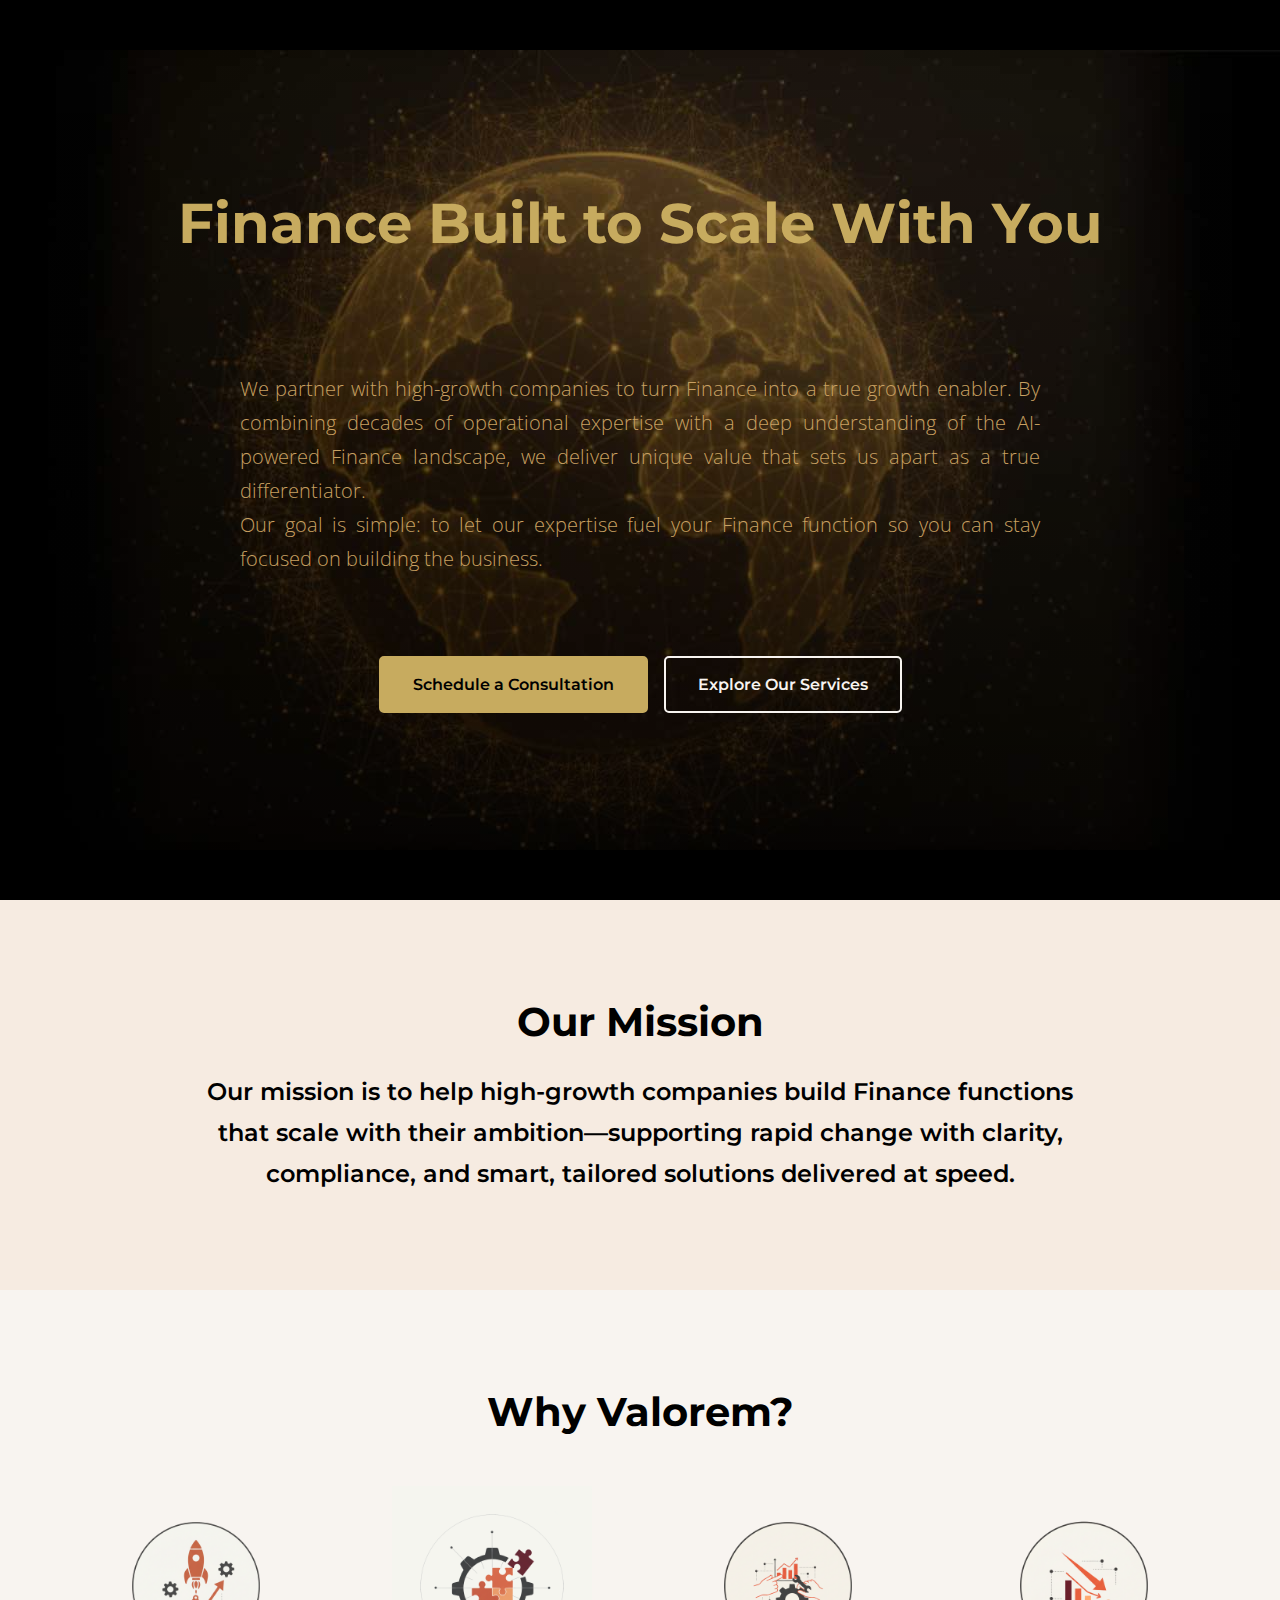
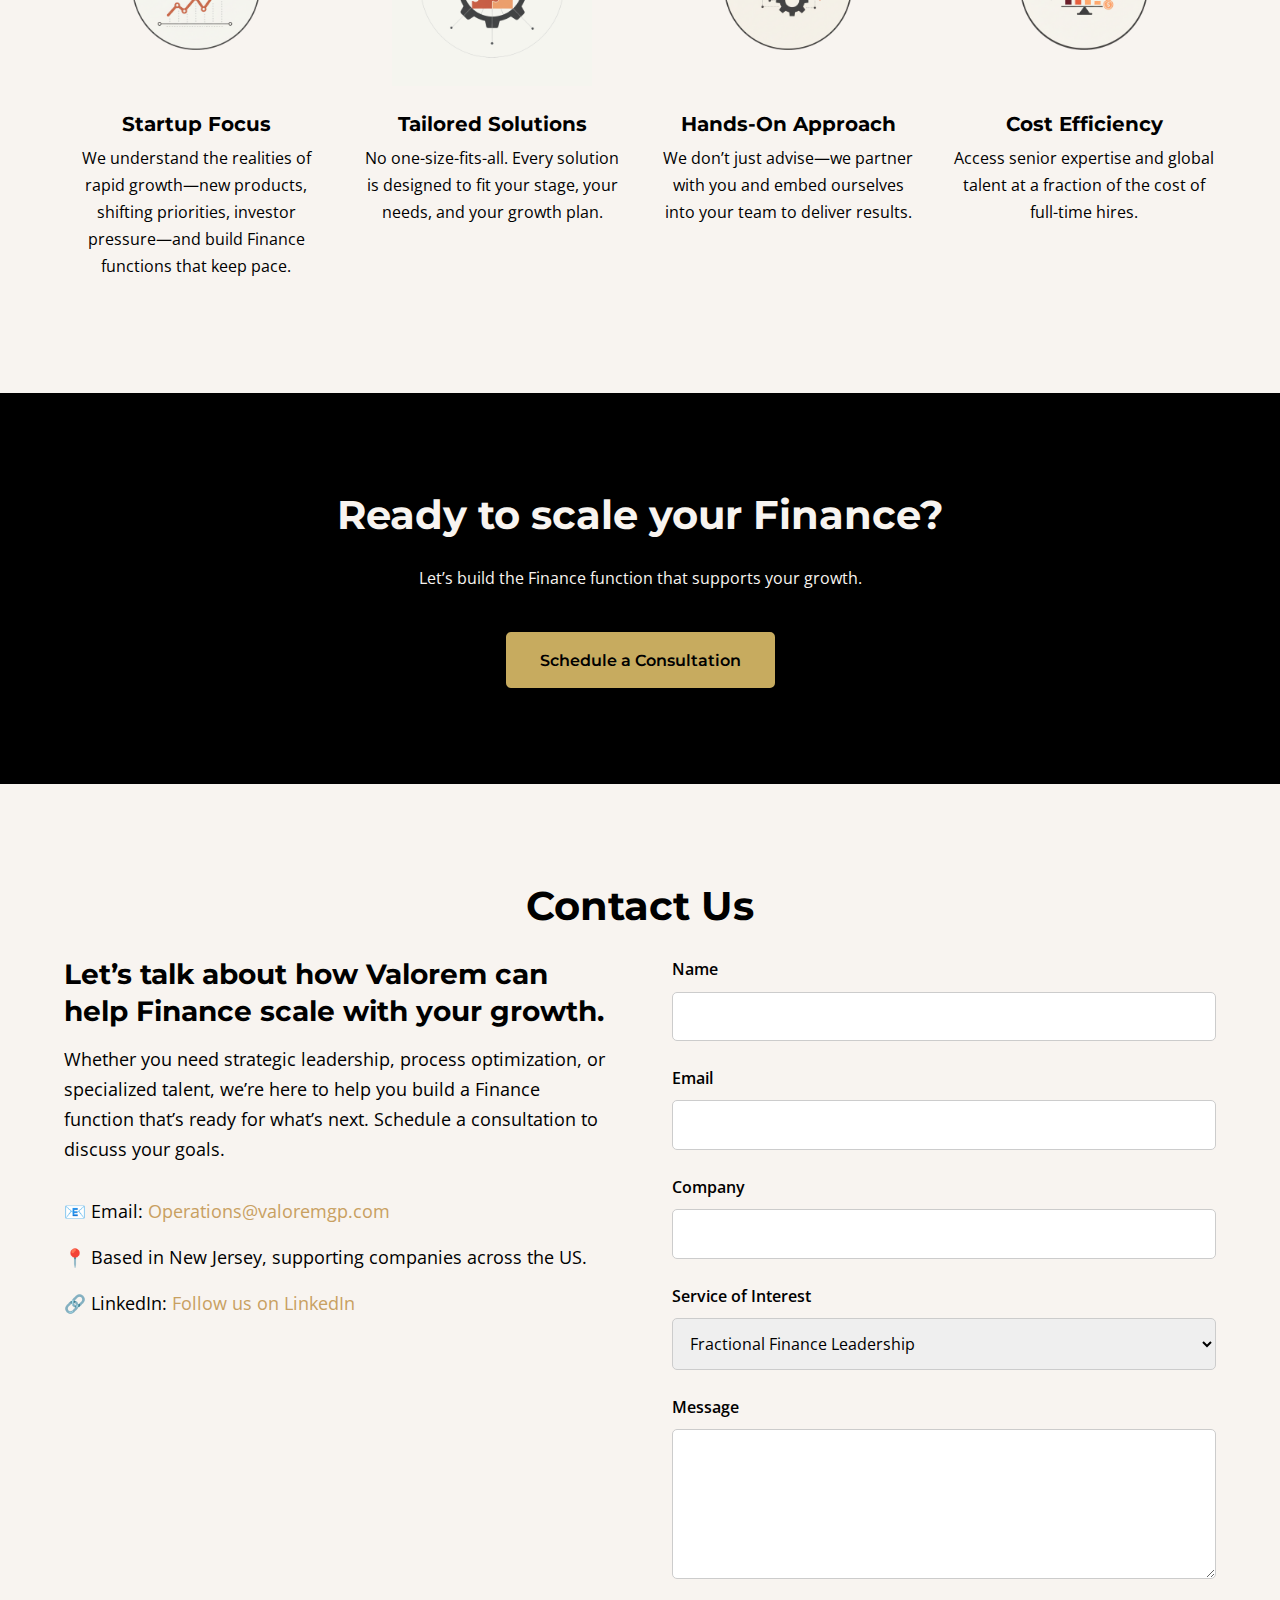
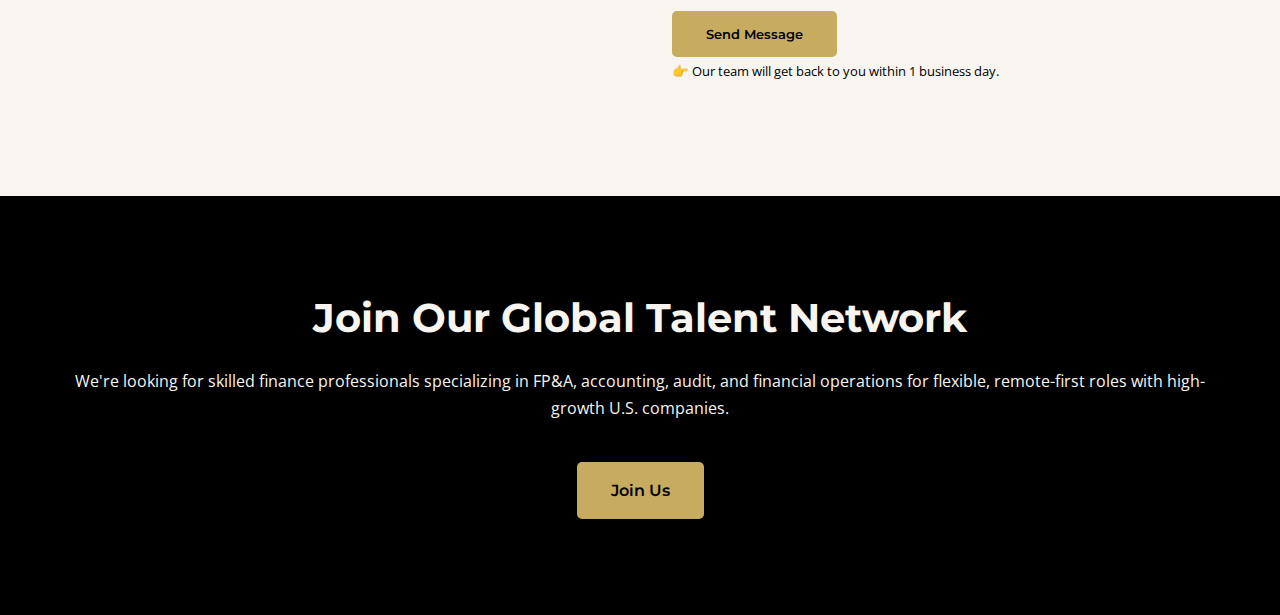
<file: index.html>
<!DOCTYPE html>
<html lang="en">

<head>
    <meta charset="UTF-8">
    <meta name="viewport" content="width=device-width, initial-scale=1.0">
    <title>Valorem | Expertise, Not Expenses</title>
    <link rel="icon" href="assets/favicon.png" type="image/png">
    <link rel="stylesheet" href="css/style.css">
</head>

<body>

    <!-- 1. Global Header -->
    <div id="main-header-placeholder"></div>

    <main>
        <!-- 1. Hero Section -->
        <section class="hero">
            <div class="hero-content">
                <h1>Finance Built to Scale With You</h1>
                <p>We partner with high-growth companies to turn Finance into a true growth enabler. By combining decades of operational expertise with a deep understanding of the AI-powered Finance landscape, we deliver unique value that sets us apart as a true differentiator.
                <br>Our goal is simple: to let our expertise fuel your Finance function so you can stay focused on building the business.</p>
                <div class="cta-buttons">
                    <a href="#contact" class="btn btn-primary">Schedule a Consultation</a>
                    <a href="#services" class="btn btn-secondary">Explore Our Services</a>
                </div>
            </div>
        </section>

        <!-- 3. Our Mission Section -->
        <section class="mission-section">
            <div class="container">
                <h2 class="text-center">Our Mission</h2>
                <blockquote>Our mission is to help high-growth companies build Finance functions that scale with their
                    ambition—supporting rapid change with clarity, compliance, and smart, tailored solutions delivered
                    at speed.</blockquote>
            </div>
        </section>

        <!-- 4. Why Valorem? Section -->
        <section id="why-valorem" class="why-valorem-section">
            <div class="container text-center">
                <h2>Why Valorem?</h2>
                <div class="why-valorem-grid">
                    <div class="why-valorem-item">
                        <img src="assets/startup_focus.png" alt="Startup Focus" class="why-valorem-icon">
                        <h4>Startup Focus</h4>
                        <p>We understand the realities of rapid growth—new products, shifting priorities, investor
                            pressure—and build Finance functions that keep pace.</p>
                    </div>
                    <div class="why-valorem-item">
                        <img src="assets/tailored_solutions.png" alt="Tailored Solutions" class="why-valorem-icon">
                        <h4>Tailored Solutions</h4>
                        <p>No one-size-fits-all. Every solution is designed to fit your stage, your needs, and your
                            growth plan.</p>
                    </div>
                    <div class="why-valorem-item">
                        <img src="assets/hands_on_approach.png" alt="Hands-On Approach" class="why-valorem-icon">
                        <h4>Hands-On Approach</h4>
                        <p>We don’t just advise—we partner with you and embed ourselves into your team to deliver
                            results.</p>
                    </div>
                    <div class="why-valorem-item">
                        <img src="assets/cost_efficiency.png" alt="Cost Efficiency" class="why-valorem-icon">
                        <h4>Cost Efficiency</h4>
                        <p>Access senior expertise and global talent at a fraction of the cost of full-time hires.</p>
                    </div>
                </div>
            </div>
        </section>

        <!-- 7. Final CTA Section -->
        <section class="final-cta-section">
            <div class="container">
                <h2>Ready to scale your Finance?</h2>
                <p>Let’s build the Finance function that supports your growth.</p>
                <a href="#contact" class="btn btn-primary">Schedule a Consultation</a>
            </div>
        </section>

        <!-- 8. Contact Us Section -->
        <section id="contact" class="contact-section">
            <div class="container">
                <h2 class="text-center">Contact Us</h2>
                <div class="contact-content">
                    <div class="contact-info">
                        <h3>Let’s talk about how Valorem can help Finance scale with your growth.</h3>
                        <p>Whether you need strategic leadership, process optimization, or specialized talent, we’re
                            here to help you build a Finance function that’s ready for what’s next. Schedule a
                            consultation to discuss your goals.</p>
                        <ul>
                            <li>📧 Email: <a href="mailto:Operations@valoremgp.com">Operations@valoremgp.com</a></li>
                            <li>📍 Based in New Jersey, supporting companies across the US.</li>
                            <li>🔗 LinkedIn: <a href="#" target="_blank">Follow us on LinkedIn</a></li>
                        </ul>
                    </div>
                    <div class="contact-form">
                        <form action="#">
                            <div class="form-group">
                                <label for="name">Name</label>
                                <input type="text" id="name" class="form-control" required>
                            </div>
                            <div class="form-group">
                                <label for="email">Email</label>
                                <input type="email" id="email" class="form-control" required>
                            </div>
                            <div class="form-group">
                                <label for="company">Company</label>
                                <input type="text" id="company" class="form-control">
                            </div>
                            <div class="form-group">
                                <label for="service">Service of Interest</label>
                                <select id="service" class="form-control">
                                    <option>Fractional Finance Leadership</option>
                                    <option>Finance Optimization</option>
                                    <option>Technical Accounting</option>
                                    <option>Nearshore Specialists</option>
                                    <option>Other</option>
                                </select>
                            </div>
                            <div class="form-group">
                                <label for="message">Message</label>
                                <textarea id="message" class="form-control"></textarea>
                            </div>
                            <button type="submit" class="btn btn-primary">Send Message</button>
                            <p><small>👉 Our team will get back to you within 1 business day.</small></p>
                        </form>
                    </div>
                </div>
            </div>
        </section>
        <!-- 7. Final CTA Section -->
        <section class="final-cta-section">
            <div class="container">
                <h2>Join Our Global Talent Network</h2>
                <p>We're looking for skilled finance professionals specializing in FP&A, accounting, audit, and financial operations for flexible, remote-first roles with high-growth U.S. companies.</p>
                <a href="talent.html" class="btn btn-primary">Join Us</a>
            </div>
        </section>
    </main>

    <!-- Global Footer -->
    <div id="main-footer-placeholder"></div>

    <script src="js/script.js"></script>
</body>

</html>
</file>
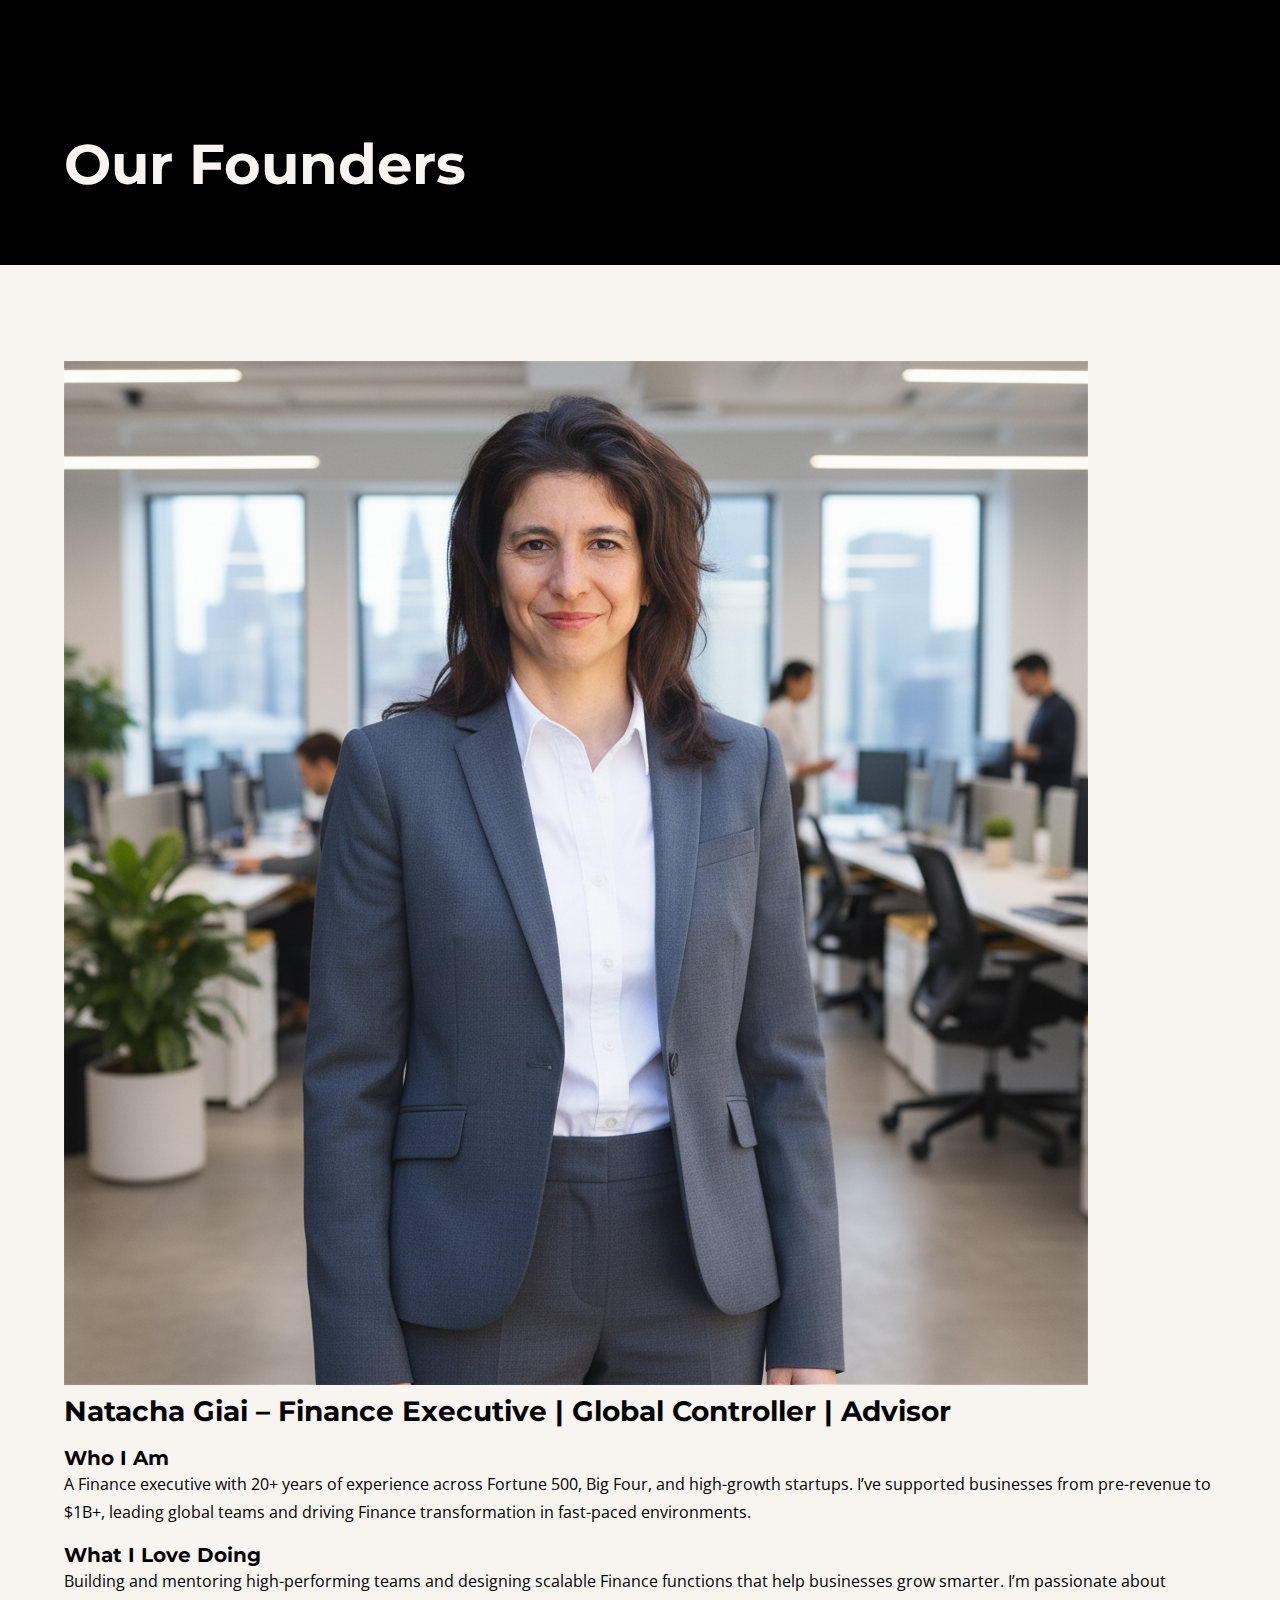
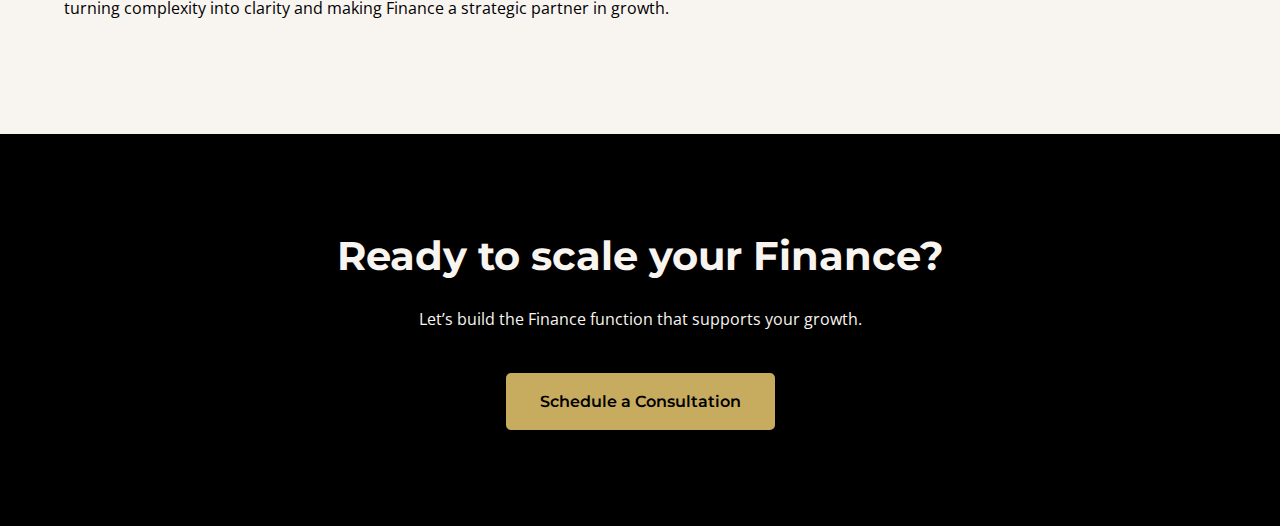
<file: about-us.html>
<!DOCTYPE html>
<html lang="en">
<head>
    <meta charset="UTF-8">
    <meta name="viewport" content="width=device-width, initial-scale=1.0">
    <title>Valorem Global Partners LLC</title>
    <link rel="icon" href="assets/favicon.png" type="image/png">
    <link rel="stylesheet" href="css/style.css">
</head>
<body>

    <!-- 1. Global Header -->
    <div id="main-header-placeholder"></div>

    <main>
        <!-- Service Page Header -->
        <section class="service-page-header">
            <div class="container">
                <h1>Our Founders</h1>
            </div>
        </section>

        <!-- 6. About Us Section -->
        <section id="about" class="about-us-section">
            <div class="container">
                <div class="about-us-content">
                    <div class="about-us-image">
                        <img src="assets/natacha_giai.png" alt="Natacha Giai, Finance Executive">
                    </div>
                    <div class="about-us-text">
                        <h3>Natacha Giai – Finance Executive | Global Controller | Advisor</h3>
                        <h4>Who I Am</h4>
                        <p>A Finance executive with 20+ years of experience across Fortune 500, Big Four, and high-growth startups. I’ve supported businesses from pre-revenue to $1B+, leading global teams and driving Finance transformation in fast-paced environments.</p>
                        <h4>What I Love Doing</h4>
                        <p>Building and mentoring high-performing teams and designing scalable Finance functions that help businesses grow smarter. I’m passionate about turning complexity into clarity and making Finance a strategic partner in growth.</p>
                    </div>
                </div>
            </div>
        </section>

        <!-- Final CTA Section -->
        <section class="final-cta-section">
            <div class="container">
                <h2>Ready to scale your Finance?</h2>
                <p>Let’s build the Finance function that supports your growth.</p>
                <a href="index.html#contact" class="btn btn-primary">Schedule a Consultation</a>
            </div>
        </section>
    </main>

    <!-- Global Footer -->
    <div id="main-footer-placeholder"></div>

    <script src="js/script.js"></script>
</body>
</html>
</file>
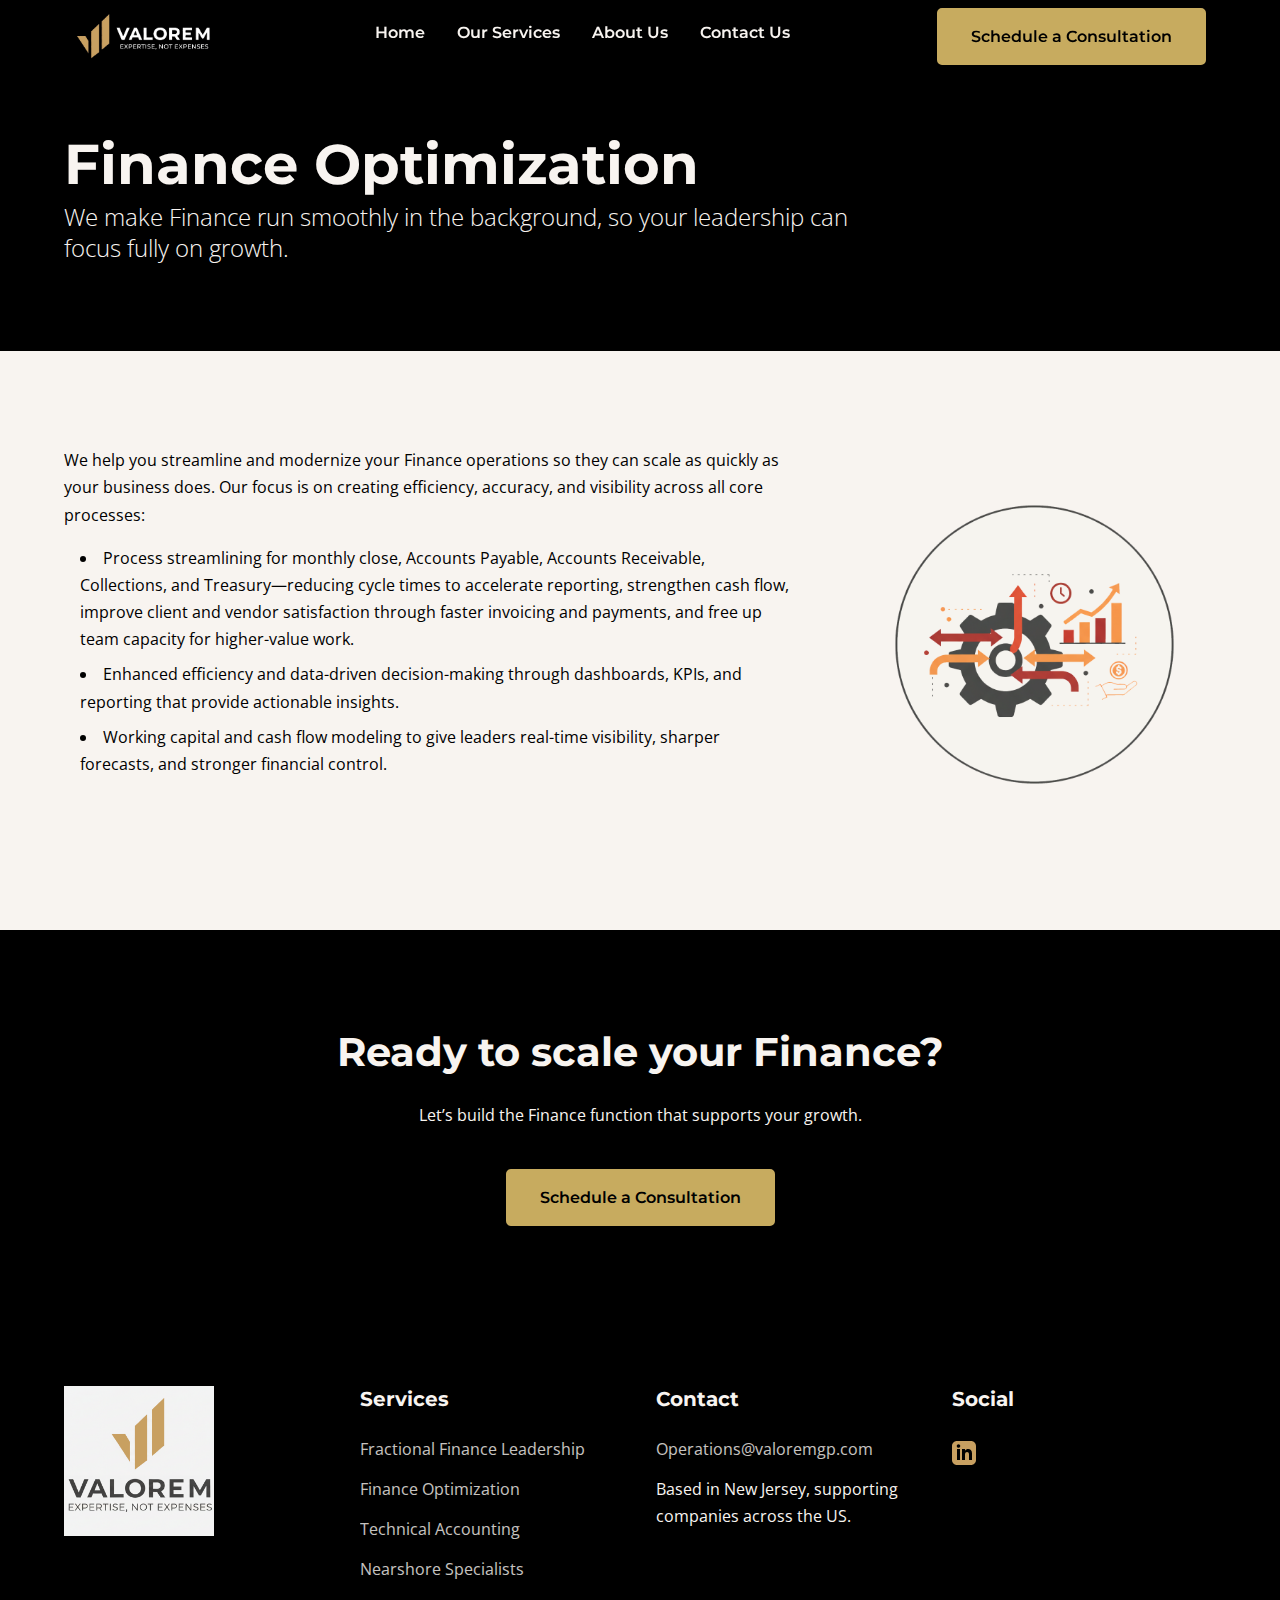
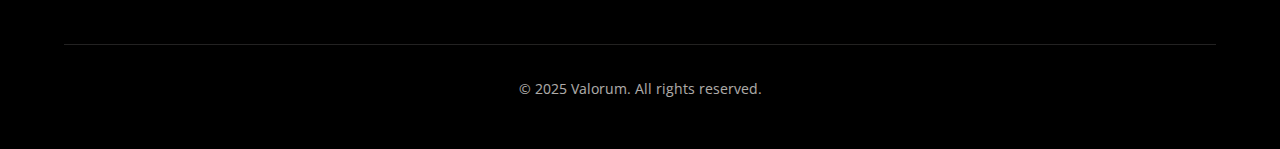
<file: finance-optimization.html>
<!DOCTYPE html>
<html lang="en">
<head>
    <meta charset="UTF-8">
    <meta name="viewport" content="width=device-width, initial-scale=1.0">
    <title>Finance Optimization | Valorum</title>
    <link rel="icon" href="assets/favicon.png" type="image/png">
    <link rel="stylesheet" href="css/style.css">
</head>
<body>

    <!-- Global Header -->
    <header class="main-header scrolled"> <!-- Scrolled by default on inner pages -->
        <nav class="navbar container">
            <a href="index.html" class="logo">
                                <img src="assets/logo_trans_landed_white.png" alt="Valorum Logo">
            </a>
            <ul class="nav-menu">
                <li><a href="index.html">Home</a></li>
                <li class="nav-dropdown">
                    <a href="index.html#services">Our Services</a>
                    <ul class="dropdown-menu">
                        <li><a href="fractional-leadership.html">Fractional Finance Leadership</a></li>
                        <li><a href="finance-optimization.html">Finance Optimization</a></li>
                        <li><a href="technical-accounting.html">Technical Accounting</a></li>
                        <li><a href="near-shore.html">Nearshore Specialists</a></li>
                    </ul>
                </li>
                <li><a href="index.html#about">About Us</a></li>
                <li><a href="index.html#contact">Contact Us</a></li>
            </ul>
            <a href="index.html#contact" class="btn btn-primary">Schedule a Consultation</a>
            <button class="hamburger">
                <span class="bar"></span>
                <span class="bar"></span>
                <span class="bar"></span>
            </button>
        </nav>
    </header>

    <main>
        <!-- Service Page Header -->
        <section class="service-page-header">
            <div class="container">
                <h1>Finance Optimization</h1>
                <h2>We make Finance run smoothly in the background, so your leadership can focus fully on growth.</h2>
            </div>
        </section>

        <!-- Service Page Content -->
        <section class="service-page-main-content">
            <div class="container service-page-content">
                <div class="service-text">
                    <p>We help you streamline and modernize your Finance operations so they can scale as quickly as your business does. Our focus is on creating efficiency, accuracy, and visibility across all core processes:</p>
                    <ul>
                        <li>Process streamlining for monthly close, Accounts Payable, Accounts Receivable, Collections, and Treasury—reducing cycle times to accelerate reporting, strengthen cash flow, improve client and vendor satisfaction through faster invoicing and payments, and free up team capacity for higher-value work.</li>
                        <li>Enhanced efficiency and data-driven decision-making through dashboards, KPIs, and reporting that provide actionable insights.</li>
                        <li>Working capital and cash flow modeling to give leaders real-time visibility, sharper forecasts, and stronger financial control.</li>
                    </ul>
                </div>
                <div class="service-image">
                    <img src="assets/finance_optimization.png" alt="Chart showing process optimization and efficiency gains">
                </div>
            </div>
        </section>

        <!-- Final CTA Section -->
        <section class="final-cta-section">
            <div class="container">
                <h2>Ready to scale your Finance?</h2>
                <p>Let’s build the Finance function that supports your growth.</p>
                <a href="index.html#contact" class="btn btn-primary">Schedule a Consultation</a>
            </div>
        </section>
    </main>

    <!-- Global Footer -->
    <footer class="main-footer">
        <div class="container">
            <div class="footer-grid">
                <div class="footer-col">
                    <img src="assets/logo_white.png" alt="Valorum Logo" class="logo">
                </div>
                <div class="footer-col">
                    <h4>Services</h4>
                    <ul>
                        <li><a href="fractional-leadership.html">Fractional Finance Leadership</a></li>
                        <li><a href="finance-optimization.html">Finance Optimization</a></li>
                        <li><a href="technical-accounting.html">Technical Accounting</a></li>
                        <li><a href="near-shore.html">Nearshore Specialists</a></li>
                    </ul>
                </div>
                <div class="footer-col">
                    <h4>Contact</h4>
                    <ul>
                        <li><a href="mailto:Operations@valoremgp.com">Operations@valoremgp.com</a></li>
                        <li>Based in New Jersey, supporting companies across the US.</li>
                    </ul>
                </div>
                <div class="footer-col">
                    <h4>Social</h4>
                    <div class="footer-socials">
                        <a href="#" aria-label="LinkedIn">
                            <svg xmlns="http://www.w3.org/2000/svg" width="24" height="24" viewBox="0 0 24 24" fill="currentColor"><path d="M19 0h-14c-2.761 0-5 2.239-5 5v14c0 2.761 2.239 5 5 5h14c2.762 0 5-2.239 5-5v-14c0-2.761-2.238-5-5-5zm-11 19h-3v-11h3v11zm-1.5-12.268c-.966 0-1.75-.79-1.75-1.764s.784-1.764 1.75-1.764 1.75.79 1.75 1.764-.783 1.764-1.75 1.764zm13.5 12.268h-3v-5.604c0-3.368-4-3.113-4 0v5.604h-3v-11h3v1.765c1.396-2.586 7-2.777 7 2.476v6.759z"/></svg>
                        </a>
                    </div>
                </div>
            </div>
            <div class="footer-bottom">
                <p>© 2025 Valorum. All rights reserved.</p>
            </div>
        </div>
    </footer>

    <script src="js/script.js"></script>
</body>
</html>
</file>
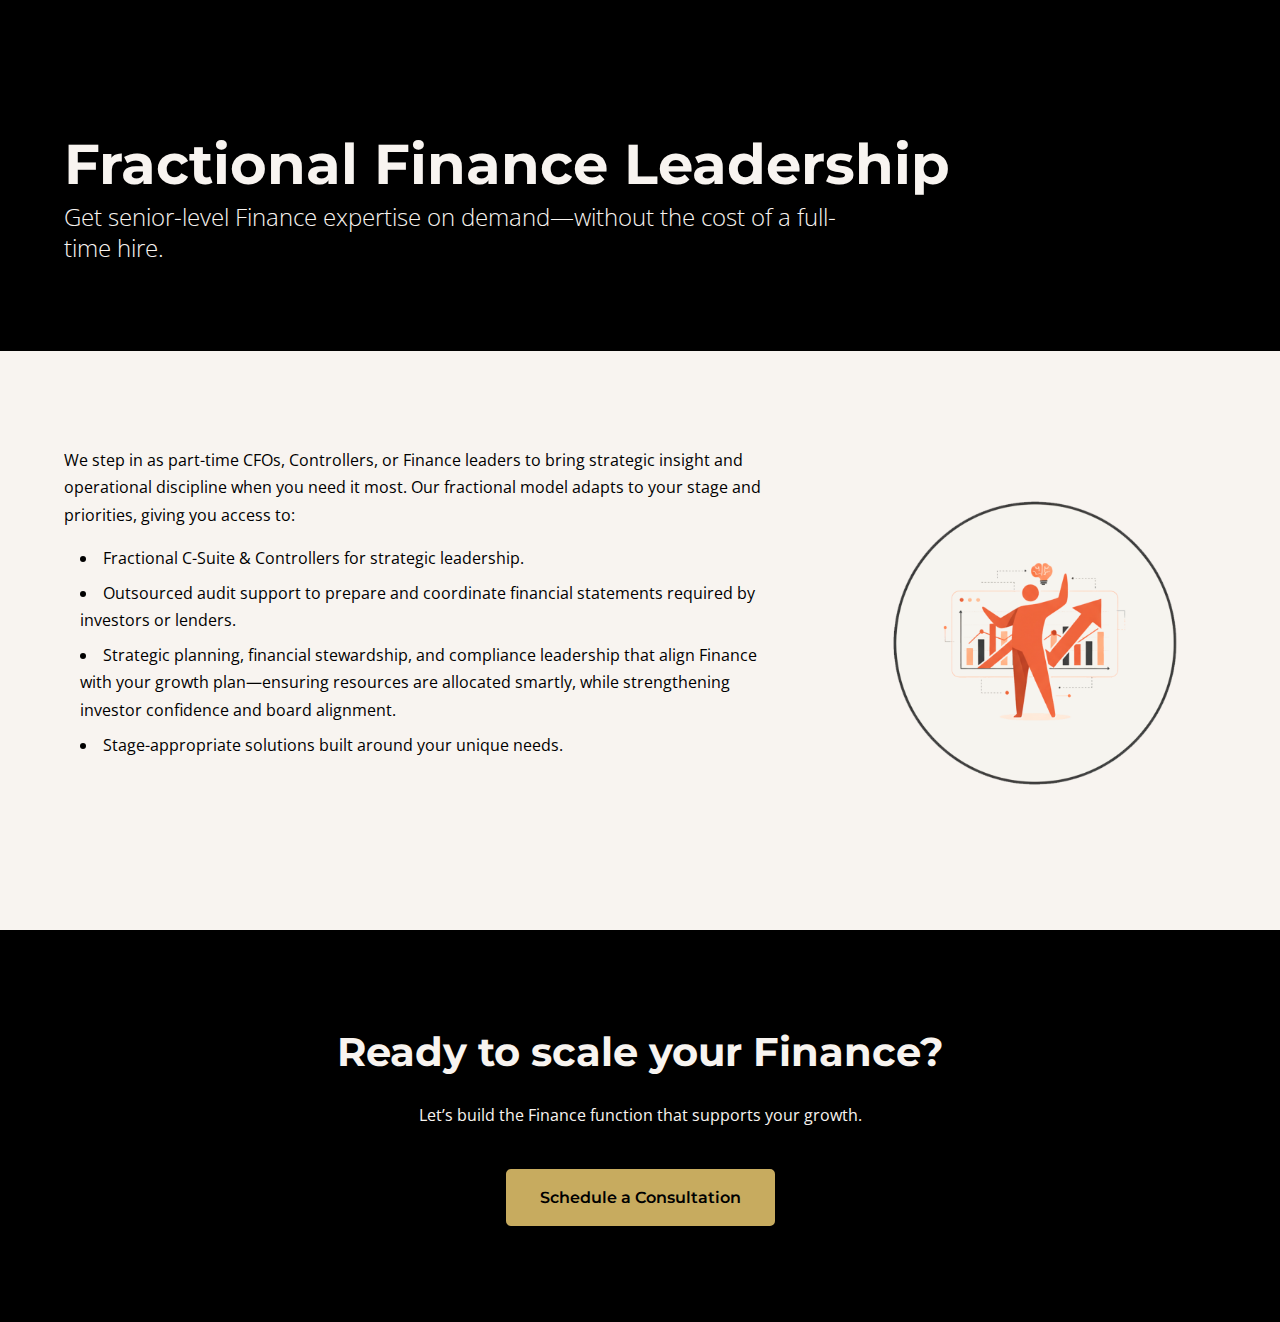
<file: fractional-leadership.html>
<!DOCTYPE html>
<html lang="en">
<head>
    <meta charset="UTF-8">
    <meta name="viewport" content="width=device-width, initial-scale=1.0">
    <title>Valorem Global Partners LLC</title>
    <link rel="icon" href="assets/favicon.png" type="image/png">
    <link rel="stylesheet" href="css/style.css">
</head>
<body>

     <!-- 1. Global Header -->
    <div id="main-header-placeholder"></div>
    
    <main>
        <!-- Service Page Header -->
        <section class="service-page-header">
            <div class="container">
                <h1>Fractional Finance Leadership</h1>
                <h2>Get senior-level Finance expertise on demand—without the cost of a full-time hire.</h2>
            </div>
        </section>

        <!-- Service Page Content -->
        <section class="service-page-main-content">
            <div class="container service-page-content">
                <div class="service-text">
                    <p>We step in as part-time CFOs, Controllers, or Finance leaders to bring strategic insight and operational discipline when you need it most. Our fractional model adapts to your stage and priorities, giving you access to:</p>
                    <ul>
                        <li>Fractional C-Suite & Controllers for strategic leadership.</li>
                        <li>Outsourced audit support to prepare and coordinate financial statements required by investors or lenders.</li>
                        <li>Strategic planning, financial stewardship, and compliance leadership that align Finance with your growth plan—ensuring resources are allocated smartly, while strengthening investor confidence and board alignment.</li>
                        <li>Stage-appropriate solutions built around your unique needs.</li>
                    </ul>
                </div>
                <div class="service-image">
                    <img src="assets/fractional_finance_leadership.png" alt="Executive reviewing a strategic dashboard">
                </div>
            </div>
        </section>

        <!-- Final CTA Section -->
        <section class="final-cta-section">
            <div class="container">
                <h2>Ready to scale your Finance?</h2>
                <p>Let’s build the Finance function that supports your growth.</p>
                <a href="index.html#contact" class="btn btn-primary">Schedule a Consultation</a>
            </div>
        </section>
    </main>

    <!-- Global Footer -->
    <div id="main-footer-placeholder"></div>

    <script src="js/script.js"></script>
</body>
</html>
</file>
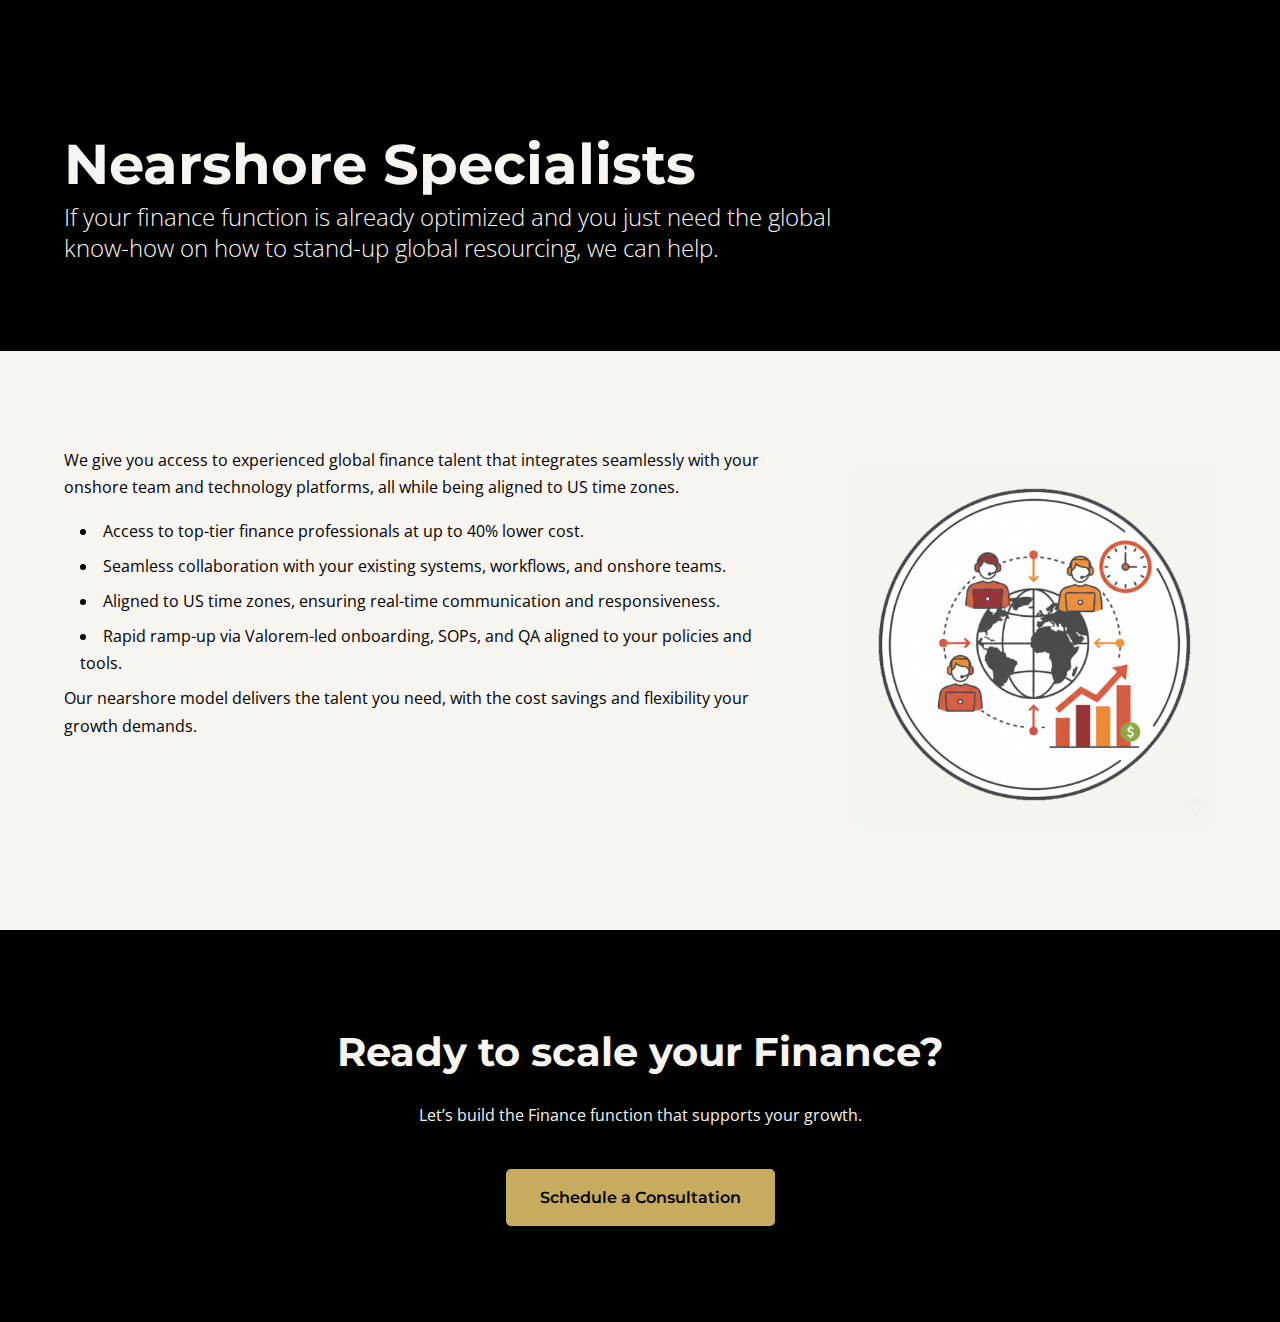
<file: near-shore.html>
<!DOCTYPE html>
<html lang="en">
<head>
    <meta charset="UTF-8">
    <meta name="viewport" content="width=device-width, initial-scale=1.0">
    <title>Valorem Global Partners LLC</title>
    <link rel="icon" href="assets/favicon.png" type="image/png">
    <link rel="stylesheet" href="css/style.css">
</head>
<body>

    <!-- 1. Global Header -->
    <div id="main-header-placeholder"></div>
    <main>
        <!-- Service Page Header -->
        <section class="service-page-header">
            <div class="container">
                <h1>Nearshore Specialists</h1>
                <h2>If your finance function is already optimized and you just need the global know-how on how to stand-up global resourcing, we can help.</h2>
            </div>
        </section>

        <!-- Service Page Content -->
        <section class="service-page-main-content">
            <div class="container service-page-content">
                <div class="service-text">
                    <p>We give you access to experienced global finance talent that integrates seamlessly with your onshore team and technology platforms, all while being aligned to US time zones.</p>
                    <ul>
                        <li>Access to top-tier finance professionals at up to 40% lower cost.</li>
                        <li>Seamless collaboration with your existing systems, workflows, and onshore teams.</li>
                        <li>Aligned to US time zones, ensuring real-time communication and responsiveness.</li>
                        <li>Rapid ramp-up via Valorem-led onboarding, SOPs, and QA aligned to your policies and tools.</li>
                    </ul>
                    <p>Our nearshore model delivers the talent you need, with the cost savings and flexibility your growth demands.</p>
                </div>
                <div class="service-image">
                    <img src="assets/nearshore_Specialists.png" alt="Global team collaborating via video call">
                </div>
            </div>
        </section>

        <!-- Final CTA Section -->
        <section class="final-cta-section">
            <div class="container">
                <h2>Ready to scale your Finance?</h2>
                <p>Let’s build the Finance function that supports your growth.</p>
                <a href="index.html#contact" class="btn btn-primary">Schedule a Consultation</a>
            </div>
        </section>
    </main>

    <!-- Global Footer -->
    <div id="main-footer-placeholder"></div>

    <script src="js/script.js"></script>
</body>
</html>
</file>
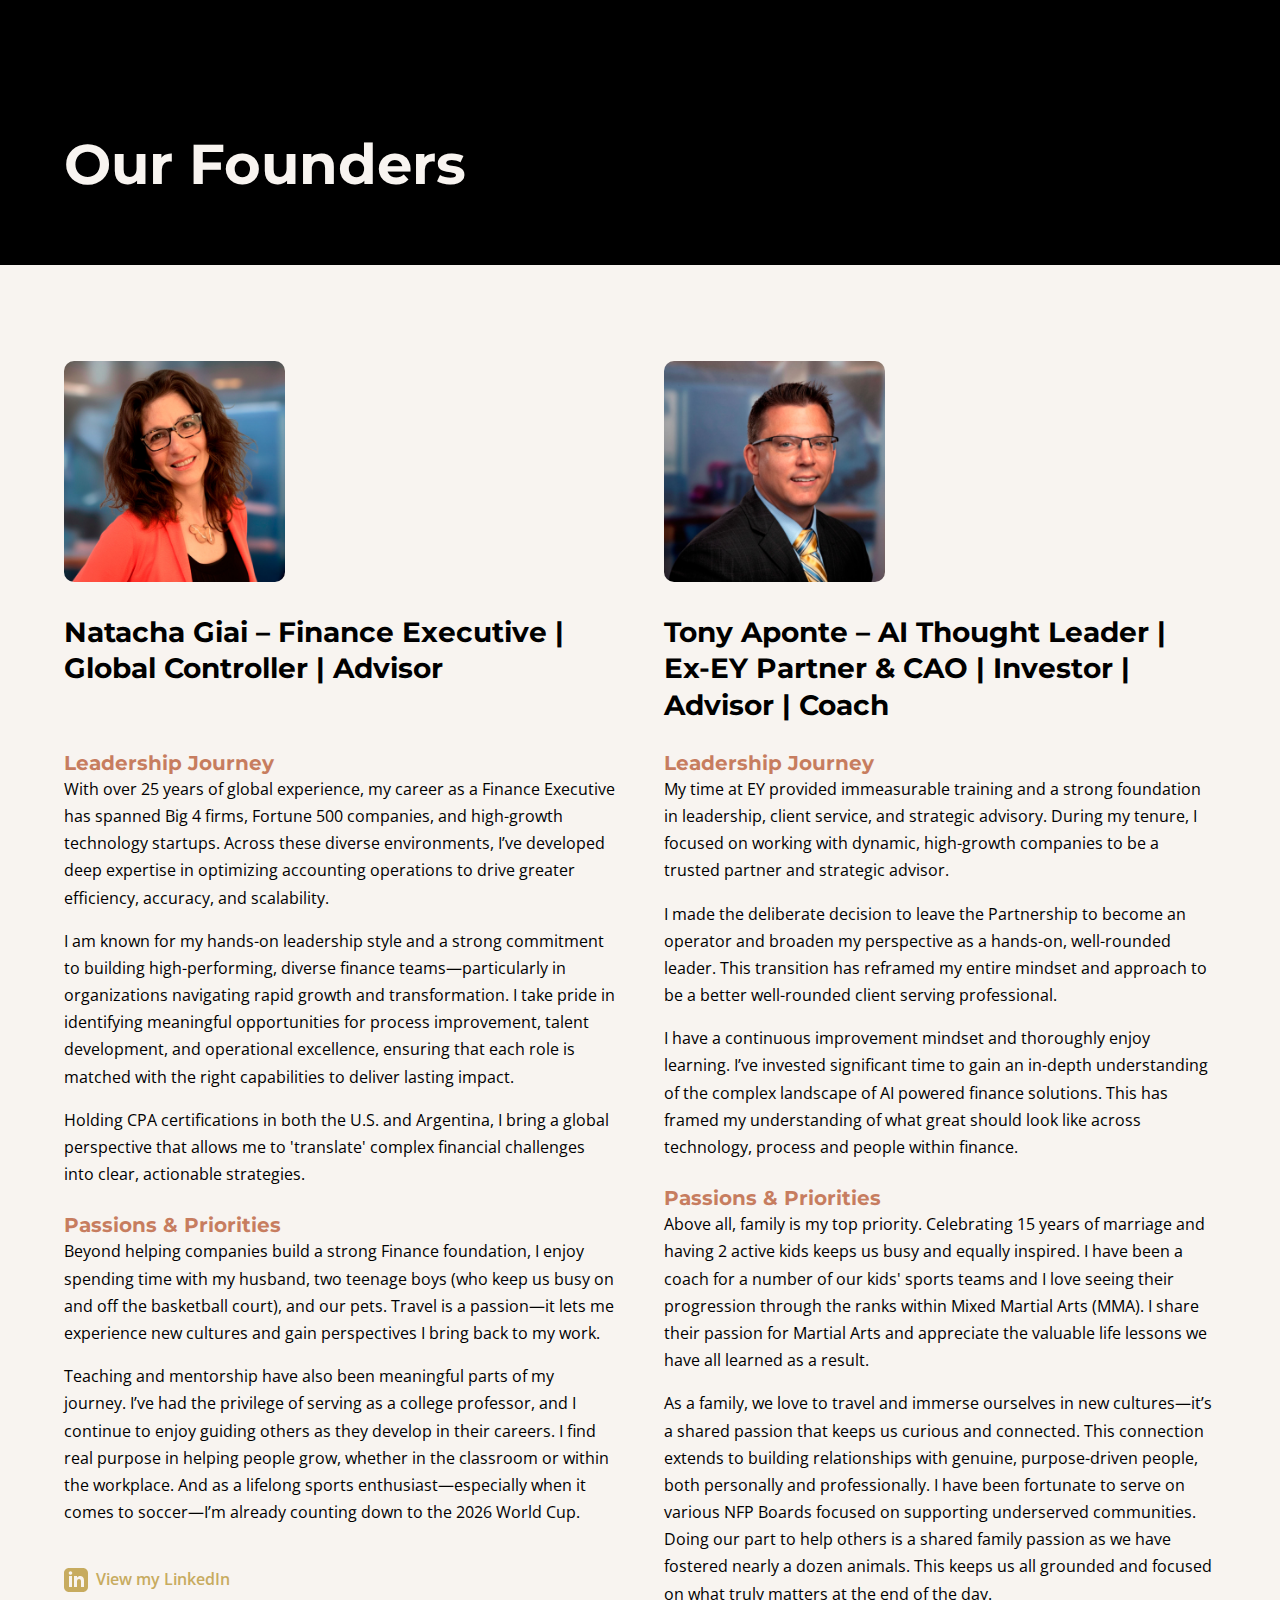
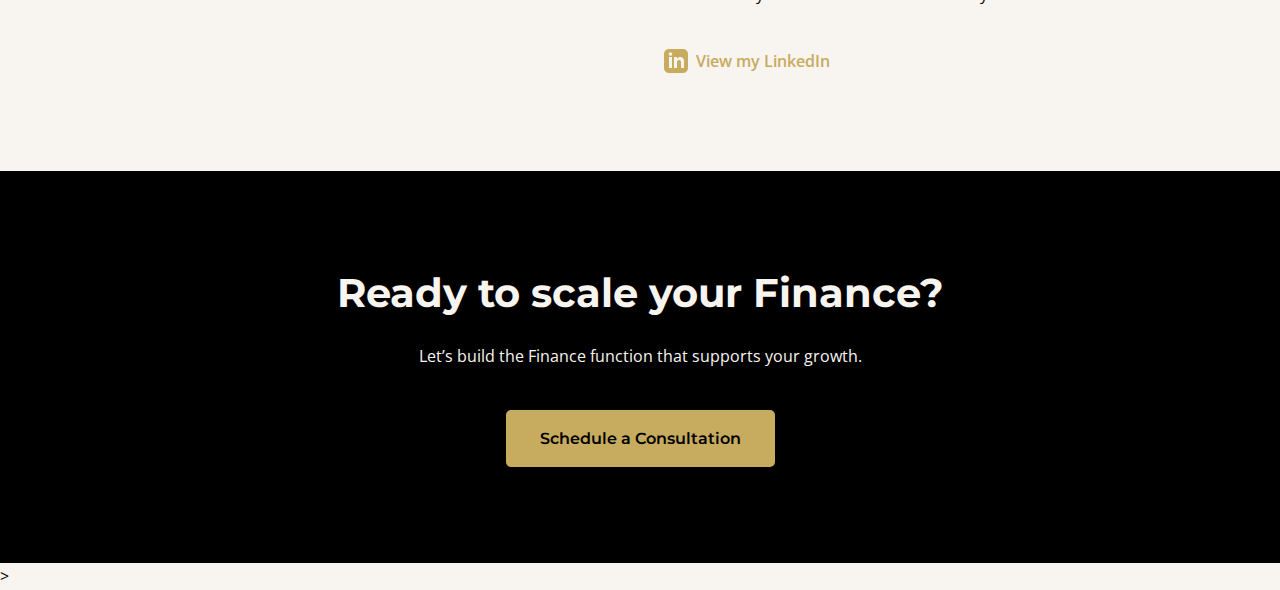
<file: our-founders.html>
<!DOCTYPE html>
<html lang="en">

<head>
    <meta charset="UTF-8">
    <meta name="viewport" content="width=device-width, initial-scale=1.0">
    <title>Our Founders | Valorem Global Partners LLC</title>
    <meta name="description"
        content="Meet the founders of Valorem Global Partners, Natacha Giai and Tony Aponte. Learn about their experience and passion for helping high-growth companies succeed.">
    <meta property="og:title" content="Our Founders | Valorem Global Partners LLC">
    <meta property="og:description"
        content="Meet the founders of Valorem Global Partners, Natacha Giai and Tony Aponte. Learn about their experience and passion for helping high-growth companies succeed.">
    <meta property="og:image" content="https://www.valoremgp.com/assets/natacha_giai_3.jpg">
    <meta property="og:url" content="https://www.valoremgp.com/our-founders.html">
    <meta property="og:type" content="website">
    <script type="application/ld+json">
    [
      {
        "@context": "https://schema.org",
        "@type": "Person",
        "name": "Natacha Giai",
        "jobTitle": "Finance Executive | Global Controller | Advisor",
        "url": "https://www.linkedin.com/in/natacha-giai-9090241/",
        "image": "https://www.valoremgp.com/assets/natacha_giai_3.jpg"
      },
      {
        "@context": "https://schema.org",
        "@type": "Person",
        "name": "Tony Aponte",
        "jobTitle": "Finance Executive | Ex-EY Partner & CAO | Investor | Advisor | Coach",
        "url": "https://www.linkedin.com/in/antonio-tony-aponte-789bb2a/",
        "image": "https://www.valoremgp.com/assets/antonio_aponte.jpg"
      }
    ]
    </script>
    <link rel="icon" href="assets/favicon.png" type="image/png">
    <link rel="stylesheet" href="css/style.css">
</head>

<body>

    <!-- 1. Global Header -->
    <div id="main-header-placeholder"></div>

    <main>
        <!-- Service Page Header -->
        <section class="service-page-header">
            <div class="container">
                <h1>Our Founders</h1>
            </div>
        </section>

        <!-- 6. Our Founders Section -->
        <section id="about" class="our-founders-section">
            <div class="container">
                <div class="founders-container">
                    <div class="founder-card">
                        <div class="founder-image">
                            <img src="assets/natacha_giai_3.jpg" alt="Natacha Giai, Finance Executive">
                        </div>
                        <div class="founder-text">
                            <h3 style="min-height: 4em;">Natacha Giai – Finance Executive | Global Controller | Advisor</h3>
                            <h4>Leadership Journey</h4>
                            <p>With over 25 years of global experience, my career as a Finance Executive has spanned Big
                                4 firms, Fortune 500 companies, and high-growth technology startups. Across these
                                diverse environments, I’ve developed deep expertise in optimizing accounting operations
                                to drive greater efficiency, accuracy, and scalability.
                            </p>
                            <p>I am known for my hands-on leadership style and a strong commitment to building
                                high-performing, diverse finance teams—particularly in organizations navigating rapid
                                growth and transformation. I take pride in identifying meaningful opportunities for
                                process improvement, talent development, and operational excellence, ensuring that each
                                role is matched with the right capabilities to deliver lasting impact.
                            </p>
                            <p>Holding CPA certifications in both the U.S. and Argentina, I bring a global perspective
                                that allows me to 'translate' complex financial challenges into clear, actionable
                                strategies.
                            </p>

                            <h4>Passions & Priorities</h4>
                            <p>
                                Beyond helping companies build a strong Finance foundation, I enjoy spending time with
                                my husband, two teenage boys (who keep us busy on and off the basketball court), and our
                                pets. Travel is a passion—it lets me experience new cultures and gain perspectives I
                                bring back to my work.
                            </p>
                            <p>
                                Teaching and mentorship have also been meaningful parts of my journey. I’ve had the
                                privilege of serving as a college professor, and I continue to enjoy guiding others as
                                they develop in their careers. I find real purpose in helping people grow, whether in
                                the classroom or within the workplace. And as a lifelong sports enthusiast—especially
                                when it comes to soccer—I’m already counting down to the 2026 World Cup.
                            </p>
                        </div>
                        <div class="founder-socials">
                            <a href="https://www.linkedin.com/in/natacha-giai-9090241/" target="_blank"
                                aria-label="LinkedIn">
                                <svg xmlns="http://www.w3.org/2000/svg" width="24" height="24" viewBox="0 0 24 24"
                                    fill="currentColor">
                                    <path
                                        d="M19 0h-14c-2.761 0-5 2.239-5 5v14c0 2.761 2.239 5 5 5h14c2.762 0 5-2.239 5-5v-14c0-2.761-2.238-5-5-5zm-11 19h-3v-11h3v11zm-1.5-12.268c-.966 0-1.75-.79-1.75-1.764s.784-1.764 1.75-1.764 1.75.79 1.75 1.764-.783 1.764-1.75 1.764zm13.5 12.268h-3v-5.604c0-3.368-4-3.113-4 0v5.604h-3v-11h3v1.765c1.396-2.586 7-2.777 7 2.476v6.759z" />
                                </svg> <span>View my LinkedIn</span>
                            </a>
                        </div>

                    </div>
                    <div class="founder-card">
                        <div class="founder-image">
                            <img src="assets/antonio_aponte.jpg" alt="Tony Aponte, Finance Executive">
                        </div>
                        <div class="founder-text">
                            <h3 style="min-height: 4em;">Tony Aponte – AI Thought Leader | Ex-EY Partner & CAO | Investor | Advisor | Coach
                            </h3>
                            <h4>Leadership Journey</h4>
                            <p>My time at EY provided immeasurable training and a strong foundation in leadership,
                                client service, and strategic advisory. During my tenure, I focused on working with
                                dynamic, high-growth companies to be a trusted partner and strategic advisor.</p>
                            <p>I made the deliberate decision to leave the Partnership to become an operator and broaden
                                my perspective as a hands-on, well-rounded leader. This transition has reframed my
                                entire mindset and approach to be a better well-rounded client serving professional.
                            </p>
                            <p>I have a continuous improvement mindset and thoroughly enjoy learning. I’ve invested
                                significant time to gain an in-depth understanding of the complex landscape of AI
                                powered finance solutions. This has framed my understanding of what great should look
                                like across technology, process and people within finance.</p>

                            <h4>Passions & Priorities</h4>
                            <p>Above all, family is my top priority. Celebrating 15 years of marriage and having 2
                                active kids keeps us busy and equally inspired. I have been a coach for a number of our
                                kids' sports teams and I love seeing their progression through the ranks within Mixed
                                Martial Arts (MMA). I share their passion for Martial Arts and appreciate the valuable
                                life lessons we have all learned as a result.</p>
                            <p>As a family, we love to travel and immerse ourselves in new cultures—it’s a shared
                                passion that keeps us curious and connected. This connection extends to building
                                relationships with genuine, purpose-driven people, both personally and professionally. I
                                have been fortunate to serve on various NFP Boards focused on supporting underserved
                                communities. Doing our part to help others is a shared family passion as we have
                                fostered nearly a dozen animals. This keeps us all grounded and focused on what truly
                                matters at the end of the day. </p>
                        </div>
                        <div class="founder-socials">
                            <a href="https://www.linkedin.com/in/antonio-tony-aponte-789bb2a/" target="_blank"
                                aria-label="LinkedIn">
                                <svg xmlns="http://www.w3.org/2000/svg" width="24" height="24" viewBox="0 0 24 24"
                                    fill="currentColor">
                                    <path
                                        d="M19 0h-14c-2.761 0-5 2.239-5 5v14c0 2.761 2.239 5 5 5h14c2.762 0 5-2.239 5-5v-14c0-2.761-2.238-5-5-5zm-11 19h-3v-11h3v11zm-1.5-12.268c-.966 0-1.75-.79-1.75-1.764s.784-1.764 1.75-1.764 1.75.79 1.75 1.764-.783 1.764-1.75 1.764zm13.5 12.268h-3v-5.604c0-3.368-4-3.113-4 0v5.604h-3v-11h3v1.765c1.396-2.586 7-2.777 7 2.476v6.759z" />
                                </svg> <span>View my LinkedIn</span>
                            </a>
                        </div>
                    </div>
                </div>
            </div>
        </section>

        <!-- Final CTA Section -->
        <section class="final-cta-section">
            <div class="container">
                <h2>Ready to scale your Finance?</h2>
                <p>Let’s build the Finance function that supports your growth.</p>
                <a href="index.html#contact" class="btn btn-primary">Schedule a Consultation</a>
            </div>
        </section>
    </main>

    <!-- Global Footer -->
    <div id="main-footer-placeholder"></div>

    <script src="js/script.js"></script>
</body>

</html>>

</html></html>
</file>
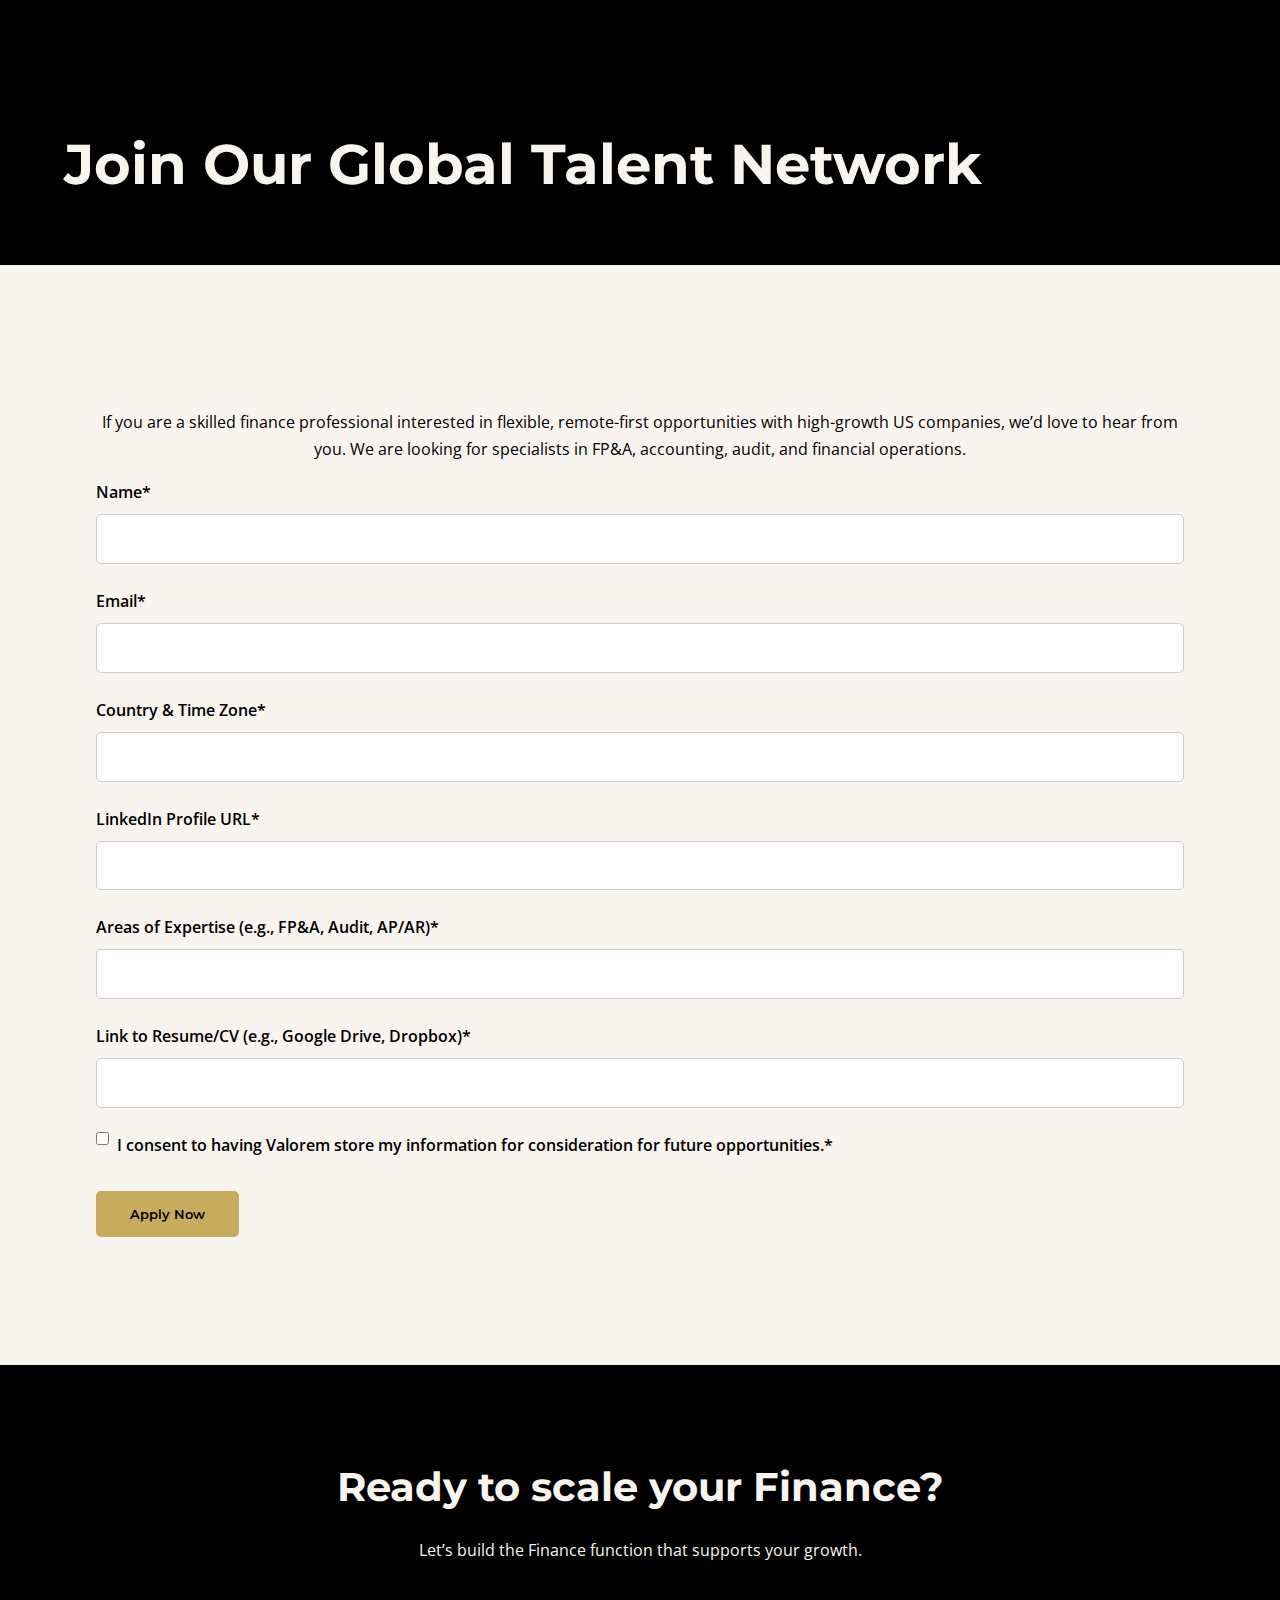
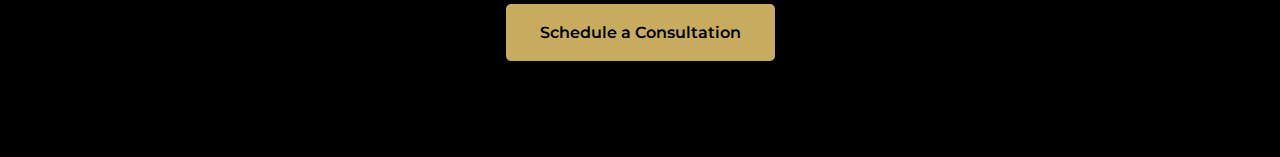
<file: talent.html>
<!DOCTYPE html>
<html lang="en">
<head>
    <meta charset="UTF-8">
    <meta name="viewport" content="width=device-width, initial-scale=1.0">
    <title>Finance Optimization | Valorem</title>
    <link rel="icon" href="assets/favicon.png" type="image/png">
    <link rel="stylesheet" href="css/style.css">
</head>
<body>

    <!-- 1. Global Header -->
    <div id="main-header-placeholder"></div>

    <main>
        <!-- Service Page Header -->
        <section class="service-page-header">
            <div class="container">
                <h1>Join Our Global Talent Network</h1>
            </div>
        </section>


        <!-- 9. Nearshore Talent Application -->
        <section id="talent" class="service-page-main-content">
            <div class="container">
                <div class="nearshore-apply-content">
                    <p class="text-center">If you are a skilled finance professional interested in flexible, remote-first opportunities with high-growth US companies, we’d love to hear from you. We are looking for specialists in FP&A, accounting, audit, and financial operations.</p>
                    <div class="contact-form">
                        <form action="#">
                            <div class="form-group">
                                <label for="apply-name">Name*</label>
                                <input type="text" id="apply-name" class="form-control" required>
                            </div>
                            <div class="form-group">
                                <label for="apply-email">Email*</label>
                                <input type="email" id="apply-email" class="form-control" required>
                            </div>
                            <div class="form-group">
                                <label for="apply-country">Country & Time Zone*</label>
                                <input type="text" id="apply-country" class="form-control" required>
                            </div>
                            <div class="form-group">
                                <label for="apply-linkedin">LinkedIn Profile URL*</label>
                                <input type="url" id="apply-linkedin" class="form-control" required>
                            </div>
                            <div class="form-group">
                                <label for="apply-expertise">Areas of Expertise (e.g., FP&A, Audit, AP/AR)*</label>
                                <input type="text" id="apply-expertise" class="form-control" required>
                            </div>
                            <div class="form-group">
                                <label for="apply-resume">Link to Resume/CV (e.g., Google Drive, Dropbox)*</label>
                                <input type="url" id="apply-resume" class="form-control" required>
                            </div>
                            <div class="form-group checkbox-group">
                                <input type="checkbox" id="apply-consent" required>
                                <label for="apply-consent">I consent to having Valorem store my information for consideration for future opportunities.*</label>
                            </div>
                            <button type="submit" class="btn btn-primary">Apply Now</button>
                        </form>
                    </div>
                </div>
            </div>
        </section>


        <!-- Final CTA Section -->
        <section class="final-cta-section">
            <div class="container">
                <h2>Ready to scale your Finance?</h2>
                <p>Let’s build the Finance function that supports your growth.</p>
                <a href="index.html#contact" class="btn btn-primary">Schedule a Consultation</a>
            </div>
        </section>
    </main>

    <!-- Global Footer -->
    <div id="main-footer-placeholder"></div>

    <script src="js/script.js"></script>
</body>
</html>
</file>
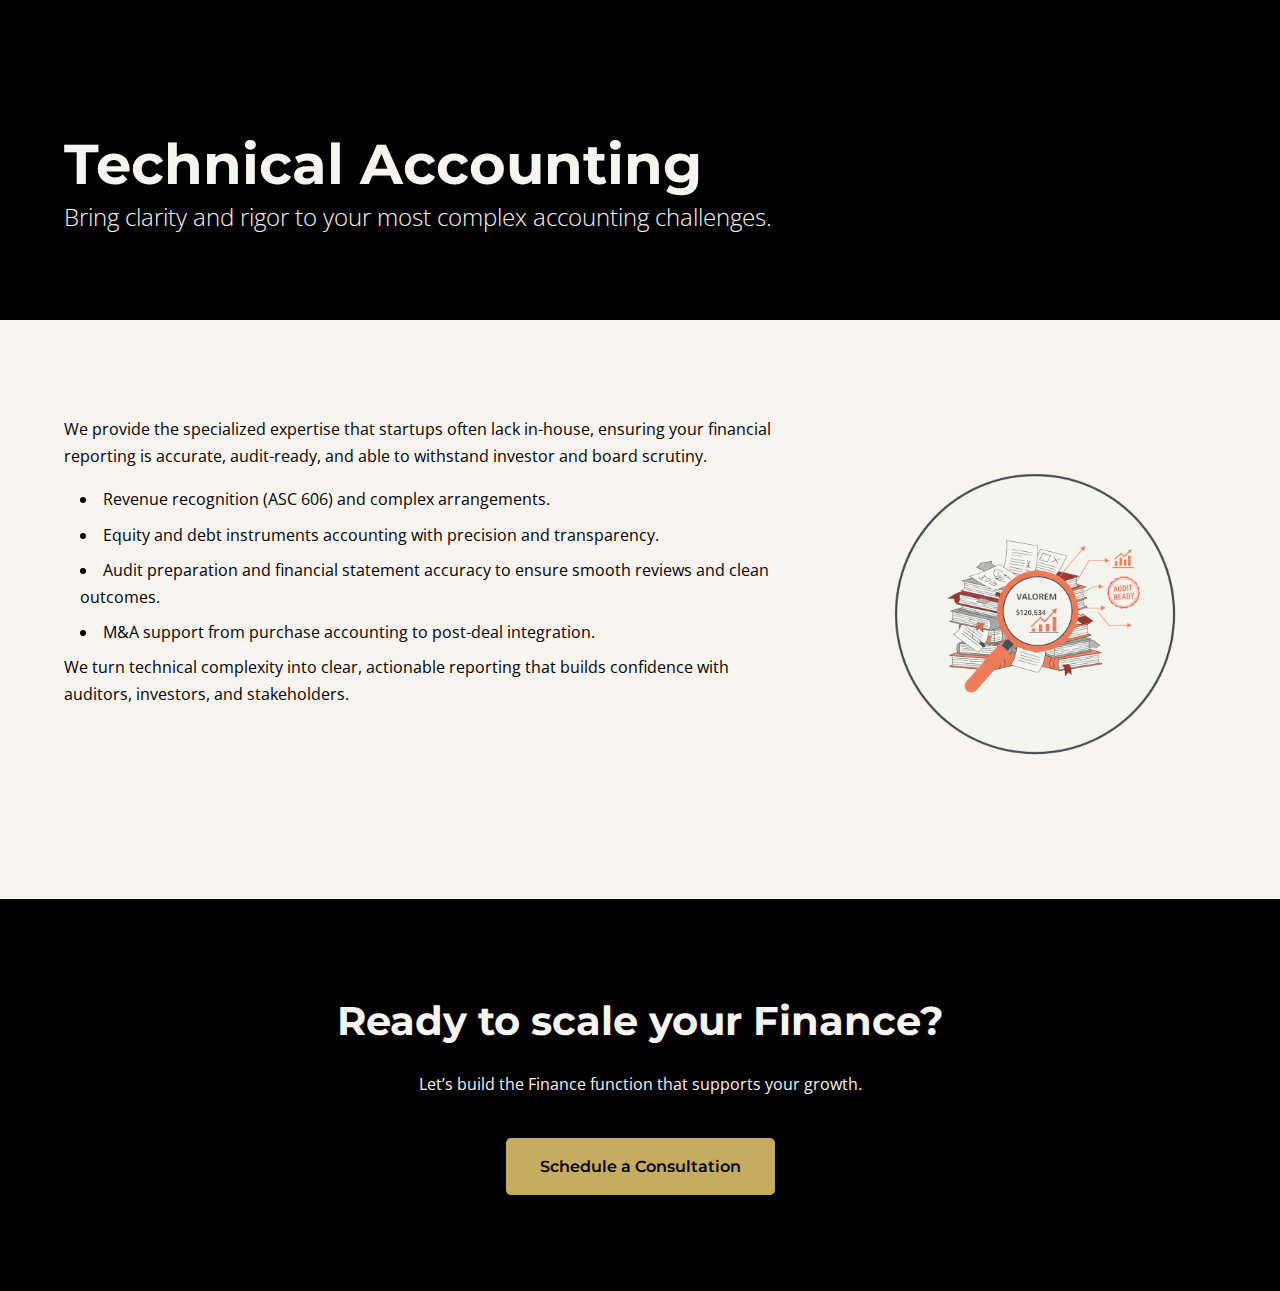
<file: technical-accounting.html>
<!DOCTYPE html>
<html lang="en">
<head>
    <meta charset="UTF-8">
    <meta name="viewport" content="width=device-width, initial-scale=1.0">
    <title>Technical Accounting | Valorem</title>
    <link rel="icon" href="assets/favicon.png" type="image/png">
    <link rel="stylesheet" href="css/style.css">
</head>
<body>
    <!-- 1. Global Header -->
    <div id="main-header-placeholder"></div>

    <main>
        <!-- Service Page Header -->
        <section class="service-page-header">
            <div class="container">
                <h1>Technical Accounting</h1>
                <h2>Bring clarity and rigor to your most complex accounting challenges.</h2>
            </div>
        </section>

        <!-- Service Page Content -->
        <section class="service-page-main-content">
            <div class="container service-page-content">
                <div class="service-text">
                    <p>We provide the specialized expertise that startups often lack in-house, ensuring your financial reporting is accurate, audit-ready, and able to withstand investor and board scrutiny.</p>
                    <ul>
                        <li>Revenue recognition (ASC 606) and complex arrangements.</li>
                        <li>Equity and debt instruments accounting with precision and transparency.</li>
                        <li>Audit preparation and financial statement accuracy to ensure smooth reviews and clean outcomes.</li>
                        <li>M&A support from purchase accounting to post-deal integration.</li>
                    </ul>
                    <p>We turn technical complexity into clear, actionable reporting that builds confidence with auditors, investors, and stakeholders.</p>
                </div>
                <div class="service-image">
                    <img src="assets/technical_accounting.png" alt="Complex accounting document being analyzed">
                </div>
            </div>
        </section>

        <!-- Final CTA Section -->
        <section class="final-cta-section">
            <div class="container">
                <h2>Ready to scale your Finance?</h2>
                <p>Let’s build the Finance function that supports your growth.</p>
                <a href="index.html#contact" class="btn btn-primary">Schedule a Consultation</a>
            </div>
        </section>
    </main>

    <!-- Global Footer -->
    <div id="main-footer-placeholder"></div>

    <script src="js/script.js"></script>
</body>
</html>
</file>
<file: css/style.css>
/* Google Fonts */
@import url('https://fonts.googleapis.com/css2?family=Montserrat:wght@600;700&family=Open+Sans:wght@300;400&display=swap');

/* CSS Variables */
:root {
    --color-primary: #C8A061; /* Old Gold */
    --color-secondary: #C77D5F; /* Terracota Suave */
    --color-tertiary: #c7ab5f; /* Gold */
    --color-neutral-dark: #000000; /* Negro */
    --color-neutral-light: #F8F4F0; /* Blanco Roto */
    --color-neutral-light-gray: #E3E3E3; /* Blanco Roto */
    --color-background-images: #f5f4ef;
    --color-backgound-middle: rgba(232, 155, 102, 0.1);
    --font-headings: 'Montserrat', sans-serif;
    --font-body: 'Open Sans', sans-serif;
    --container-width: 1200px;
    --section-padding: 6rem 0;
}

/* Base Styles */
* {
    margin: 0;
    padding: 0;
    box-sizing: border-box;
}

body {
    font-family: var(--font-body);
    color: var(--color-neutral-dark);
    background-color: var(--color-neutral-light);
    line-height: 1.7;
    font-size: 16px;
}

h1, h2, h3, h4, h5, h6 {
    font-family: var(--font-headings);
    font-weight: 700;
    color: var(--color-neutral-dark);
    line-height: 1.3;
}

h1 { font-size: 3.5rem; }
h2 { font-size: 2.5rem; margin-bottom: 1.5rem; }
h3 { font-size: 1.75rem; margin-bottom: 1rem; }
h4 { font-size: 1.25rem; }

p {
    margin-bottom: 1rem;
}

a {
    color: var(--color-primary);
    text-decoration: none;
    transition: color 0.3s ease;
}

a:hover {
    color: var(--color-tertiary);
}

ul {
    list-style-position: inside;
    padding-left: 1rem;
}

ul li {
    margin-bottom: 0.5rem;
}

img {
    max-width: 100%;
    height: auto;
}

.container {
    width: 90%;
    max-width: var(--container-width);
    margin: 0 auto;
}

section {
    padding: var(--section-padding);
}

.text-center {
    text-align: center;
}

/* Buttons */
.btn {
    display: inline-block;
    padding: 0.8rem 2rem;
    border-radius: 5px;
    font-family: var(--font-headings);
    font-weight: 600;
    text-align: center;
    cursor: pointer;
    transition: all 0.3s ease;
    border: 2px solid transparent;
}

.btn-primary {
    background-color: var(--color-tertiary);
    border-color: var(--color-tertiary);
    color: var(--color-neutral-dark);
}

.btn-primary:hover {
    background-color: var(--color-primary);
    border-color: var(--color-primary);
    color: var(--color-neutral-dark);
}


.btn-secondary {
    background-color: transparent;
    color: var(--color-neutral-light);
    border-color: var(--color-neutral-light);
}

.btn-secondary:hover {
    background-color: var(--color-neutral-light);
    color: var(--color-neutral-dark);
}

/* Header */
.main-header {
    position: fixed;
    top: 0;
    left: 0;
    width: 100%;
    z-index: 1000;
    padding: 1rem 0;
    transition: background-color 0.4s ease, padding 0.4s ease, box-shadow 0.4s ease;
    background-color: var(--color-neutral-dark)
}

.main-header.scrolled {
    background-color: var(--color-neutral-dark);
    padding: 0.5rem 0;
    box-shadow: 0 2px 10px rgba(0,0,0,0.1);
}

.main-header .navbar {
    display: flex;
    justify-content: space-between;
    align-items: center;
}

.main-header .logo, .main-header .logo img {
    height: 60px;
    width: auto;
    transition: all 0.3s ease;
}

.main-header.scrolled .logo, .main-header.scrolled .logo img {
    height: 50px;
}

.main-header .nav-menu {
    list-style: none;
    display: flex;
    align-items: center;
    gap: 2rem;
}

.main-header .nav-menu a {
    color: var(--color-neutral-light);
    font-family: var(--font-headings);
    font-weight: 600;
    position: relative;
}

.main-header .nav-menu a::after {
    content: '';
    position: absolute;
    bottom: -5px;
    left: 0;
    width: 0;
    height: 2px;
    background-color: var(--color-primary);
    transition: width 0.3s ease;
}

.main-header .nav-menu a:hover::after {
    width: 100%;
}

.main-header .btn {
    margin: 0 10px;
}
.nav-dropdown {
    position: relative;
}

.nav-dropdown .dropdown-menu {
    display: none;
    position: absolute;
    top: 100%;
    left: 0;
    background-color: var(--color-neutral-dark);
    padding: 1rem;
    border-radius: 5px;
    list-style: none;
    min-width: 250px;
    box-shadow: 0 4px 15px rgba(0,0,0,0.2);
}

.nav-dropdown:hover .dropdown-menu {
    display: block;
}

.dropdown-menu li {
    margin-bottom: 0.5rem;
}

.dropdown-menu a {
    white-space: nowrap;
}

.hamburger {
    display: none;
    cursor: pointer;
    background: none;
    border: none;
}

.hamburger .bar {
    display: block;
    width: 25px;
    height: 3px;
    margin: 5px auto;
    transition: all 0.3s ease-in-out;
    background-color: var(--color-neutral-light);
}

/* Hero Section */
.hero {
    height: 100vh;
    min-height: 800px;
    background: linear-gradient(rgba(0, 0, 0, .2), rgba(0, 0, 0, .6)), url('../assets/hero_background_2.jpg') no-repeat center;
    background-color: #000000;
    color: var(--color-primary);
    display: flex;
    align-items: center;
    justify-content: center;
    text-align: center;
    padding: 0% 5%;
}

.hero-content h1 {
    color: var(--color-tertiary);
    margin-bottom: 7rem;
    border-color: #C77D5F;
    border-width: 2px;
}

.hero-content p {
    font-size: 1.25rem;
    max-width: 800px;
    margin: 0 auto 2rem auto;
    font-weight: 300;
    text-align: justify;
}

.hero-content .cta-buttons {
    margin-top: 5rem;
    display: flex;
    gap: 1rem;
    justify-content: center;
}

/* Who We Are Section */
.who-we-are-section {
    background-color: var(--color-neutral-light);
}

.who-we-are-content {
    max-width: 800px;
    margin: 0 auto;
    text-align: center;
}

/* Our Mission Section */
.mission-section {
    background-color:var(--color-backgound-middle); /* #E89B66 with low opacity */
    text-align: center;
}

.mission-section blockquote {
    font-size: 1.5rem;
    font-family: var(--font-headings);
    font-weight: 600;
    max-width: 900px;
    margin: 0 auto;
    border: none;
}

/* Why Valorem Section */
.why-valorem-grid {
    display: grid;
    grid-template-columns: repeat(auto-fit, minmax(250px, 1fr));
    gap: 2rem;
    margin-top: 3rem;
}

.why-valorem-item {
    text-align: center;
}

.why-valorem-item .why-valorem-icon {
    height: 200px;
    margin-bottom: 1rem;
}

.why-valorem-item h4 {
    margin-bottom: 0.5rem;
}

/* Our Services Section */
.services-grid {
    display: grid;
    grid-template-columns: repeat(2, 1fr);
    gap: 2rem;
    margin-top: 3rem;
}

.service-card {
    background: #fff;
    border-radius: 10px;
    overflow: hidden;
    box-shadow: 0 5px 15px rgba(0,0,0,0.08);
    transition: transform 0.3s ease, box-shadow 0.3s ease;
    display: flex;
    flex-direction: column;
}

.service-card:hover {
    transform: translateY(-10px);
    box-shadow: 0 15px 25px rgba(0,0,0,0.12);
}

.service-card img {
    width: 100%;
    height: 200px;
    object-fit: cover;
    background-color: var(--color-background-images);
}

.service-card-content {
    padding: 2rem;
    flex-grow: 1;
    display: flex;
    flex-direction: column;
}

.service-card-content h3 {
    margin-bottom: 1rem;
}

.service-card-content p {
    flex-grow: 1;
}

.service-card-content .btn {
    margin-top: 1.5rem;
    align-self: flex-start;
}

/* About Us Section */
.founders-container {
    display: flex;
    gap: 3rem;
}

.founder-card {
    flex: 1;
    display: flex;
    flex-direction: column;
}

.founder-image {
    margin-bottom: 1.5rem;
}

.founder-image img {
    width: 40%;
    border-radius: 10px;
}

.founder-text h4 {
    color: var(--color-secondary);
    margin-top: 1.5rem;
}

.founder-socials {
    margin-top: 1.5rem;
}

.founder-socials a {
    display: flex;
    align-items: center;
    gap: 0.5rem;
    color: var(--color-tertiary);
    font-weight: 600;
}

/* Contact Section */
.contact-content {
    display: grid;
    grid-template-columns: 1fr 1fr;
    gap: 4rem;
}

.contact-info p {
    font-size: 1.1rem;
}

.contact-info ul {
    list-style: none;
    padding: 0;
    margin-top: 2rem;
}

.contact-info li {
    font-size: 1.1rem;
    margin-bottom: 1rem;
}

.contact-form .form-group {
    margin-bottom: 1.5rem;
}

.contact-form label {
    display: block;
    margin-bottom: 0.5rem;
    font-weight: 600;
}

.contact-form .form-control {
    width: 100%;
    padding: 0.8rem;
    border: 1px solid #ccc;
    border-radius: 5px;
    font-family: var(--font-body);
    font-size: 1rem;
}

.contact-form textarea.form-control {
    min-height: 150px;
    resize: vertical;
}

/* Final CTA Section */
.final-cta-section {
    background-color: var(--color-neutral-dark);
    color: var(--color-neutral-light);
    text-align: center;
}

.final-cta-section h2, .final-cta-section p {
    color: var(--color-neutral-light);
}

.final-cta-section .btn {
    margin-top: 1.5rem;
}

/* Nearshore Application Section */
.nearshore-apply-section {
    background-color: var(--color-backgound-middle);
}

.nearshore-apply-content {
    padding: 2rem;
    margin-top: 1rem;
    /* border: 1px solid #eee; */
    border-radius: 5px;
    /* background: #fff; */
}





.checkbox-group {
    display: flex;
    align-items: flex-start;
    gap: 0.5rem;
}

/* Footer */
.main-footer {
    background-color: var(--color-neutral-dark);
    color: var(--color-neutral-light);
    padding: 4rem 0 2rem 0;
}

.footer-grid {
    display: grid;
    grid-template-columns: repeat(auto-fit, minmax(200px, 1fr));
    gap: 2rem;
    margin-bottom: 3rem;
}

.footer-col h4 {
    color: var(--color-neutral-light);
    margin-bottom: 1.5rem;
    font-family: var(--font-headings);
}

.footer-col .logo {
    max-width: 150px;
    margin-bottom: 1rem;
}

.footer-col ul {
    list-style: none;
    padding: 0;
}

.footer-col ul li {
    margin-bottom: 0.8rem;
}

.footer-col ul a {
    color: var(--color-neutral-light);
    opacity: 0.8;
}

.footer-col ul a:hover {
    opacity: 1;
    color: var(--color-tertiary);
}

.footer-socials a {
    font-size: 1.5rem;
    margin-right: 1rem;
}

.footer-bottom {
    text-align: center;
    padding-top: 2rem;
    border-top: 1px solid rgba(248, 244, 240, 0.2);
    font-size: 0.9rem;
    opacity: 0.7;
}

/* Service Page Specific */
.service-page-header {
    padding: 8rem 0 4rem 0;
    background-color: var(--color-neutral-dark);
    color: var(--color-neutral-light);
}

.service-page-header h1, .service-page-header h2 {
    color: var(--color-neutral-light);
}

.service-page-header h2 {
    font-family: var(--font-body);
    font-weight: 300;
    font-size: 1.5rem;
    max-width: 800px;
}

.service-page-content {
    display: grid;
    grid-template-columns: 2fr 1fr;
    gap: 4rem;
    align-items: flex-start;
}

.service-page-content img {
    border-radius: 10px;
    margin-top: 1rem;
}

/* Responsive Styles */
@media (max-width: 992px) {
    h1 { font-size: 2.8rem; }
    h2 { font-size: 2rem; }

    .services-grid {
        grid-template-columns: 1fr;
    }

    .contact-content, .service-page-content {
        grid-template-columns: 1fr;
    }

    .founders-container {
        flex-direction: column;
    }
    
    .service-page-content img {
        order: -1;
        margin-bottom: 2rem;
    }
}

@media (max-width: 768px) {
    :root {
        --section-padding: 4rem 0;
    }
    
    .main-header {
        padding: 0.5rem 0;
        background-color: var(--color-neutral-dark); /* Always dark on mobile */
    }

    .main-header .nav-menu {
        display: none;
        flex-direction: column;
        position: absolute;
        top: 60px; /* Adjust based on header height */
        left: 0;
        width: 100%;
        background-color: var(--color-neutral-dark);
        padding: 1rem 0;
        gap: 0.5rem;
    }
    
    .main-header .nav-menu.active {
        display: flex;
    }

    .main-header .nav-menu > li {
        width: 100%;
        text-align: center;
        padding: 0.17rem 0;
    }
    
    .nav-dropdown .dropdown-menu {
        position: static;
        display: block;
        background: none;
        box-shadow: none;
        padding: 0.5rem 0 0.5rem 2rem;
        min-width: auto;
    }

    .hamburger {
        display: block;
    }
    
    .hamburger.active .bar:nth-child(2) {
        opacity: 0;
    }
    .hamburger.active .bar:nth-child(1) {
        transform: translateY(8px) rotate(45deg);
    }
    .hamburger.active .bar:nth-child(3) {
        transform: translateY(-8px) rotate(-45deg);
    }
    .hero {
        background: linear-gradient(rgba(0, 0, 0, 0.2), rgba(0, 0, 0, 0.6)), url('../assets/hero_background_2.png') no-repeat center;
        background-size: 100vh;
        background-color: var(--color-neutral-dark)
    }

    .hero-content h1 {
        font-size: 2.5rem;
        margin-bottom: 3rem;
    }
    .hero-content p {
        font-size: 1.1rem;
    }
    .hero-content .cta-buttons {
        flex-direction: column;
        margin-top: 3rem;
    }

    .why-valorem-grid {
        grid-template-columns: 1fr;
    }
    
    .footer-grid {
        grid-template-columns: 1fr;
        text-align: center;
    }
    
    .footer-col .logo {
        margin: 0 auto 1rem auto;
    }
    
    .nearshore-form-grid {
        grid-template-columns: 1fr;
    }
}

/* Hide reCAPTCHA badge */
.grecaptcha-badge { 
    visibility: hidden;
}
</file>
